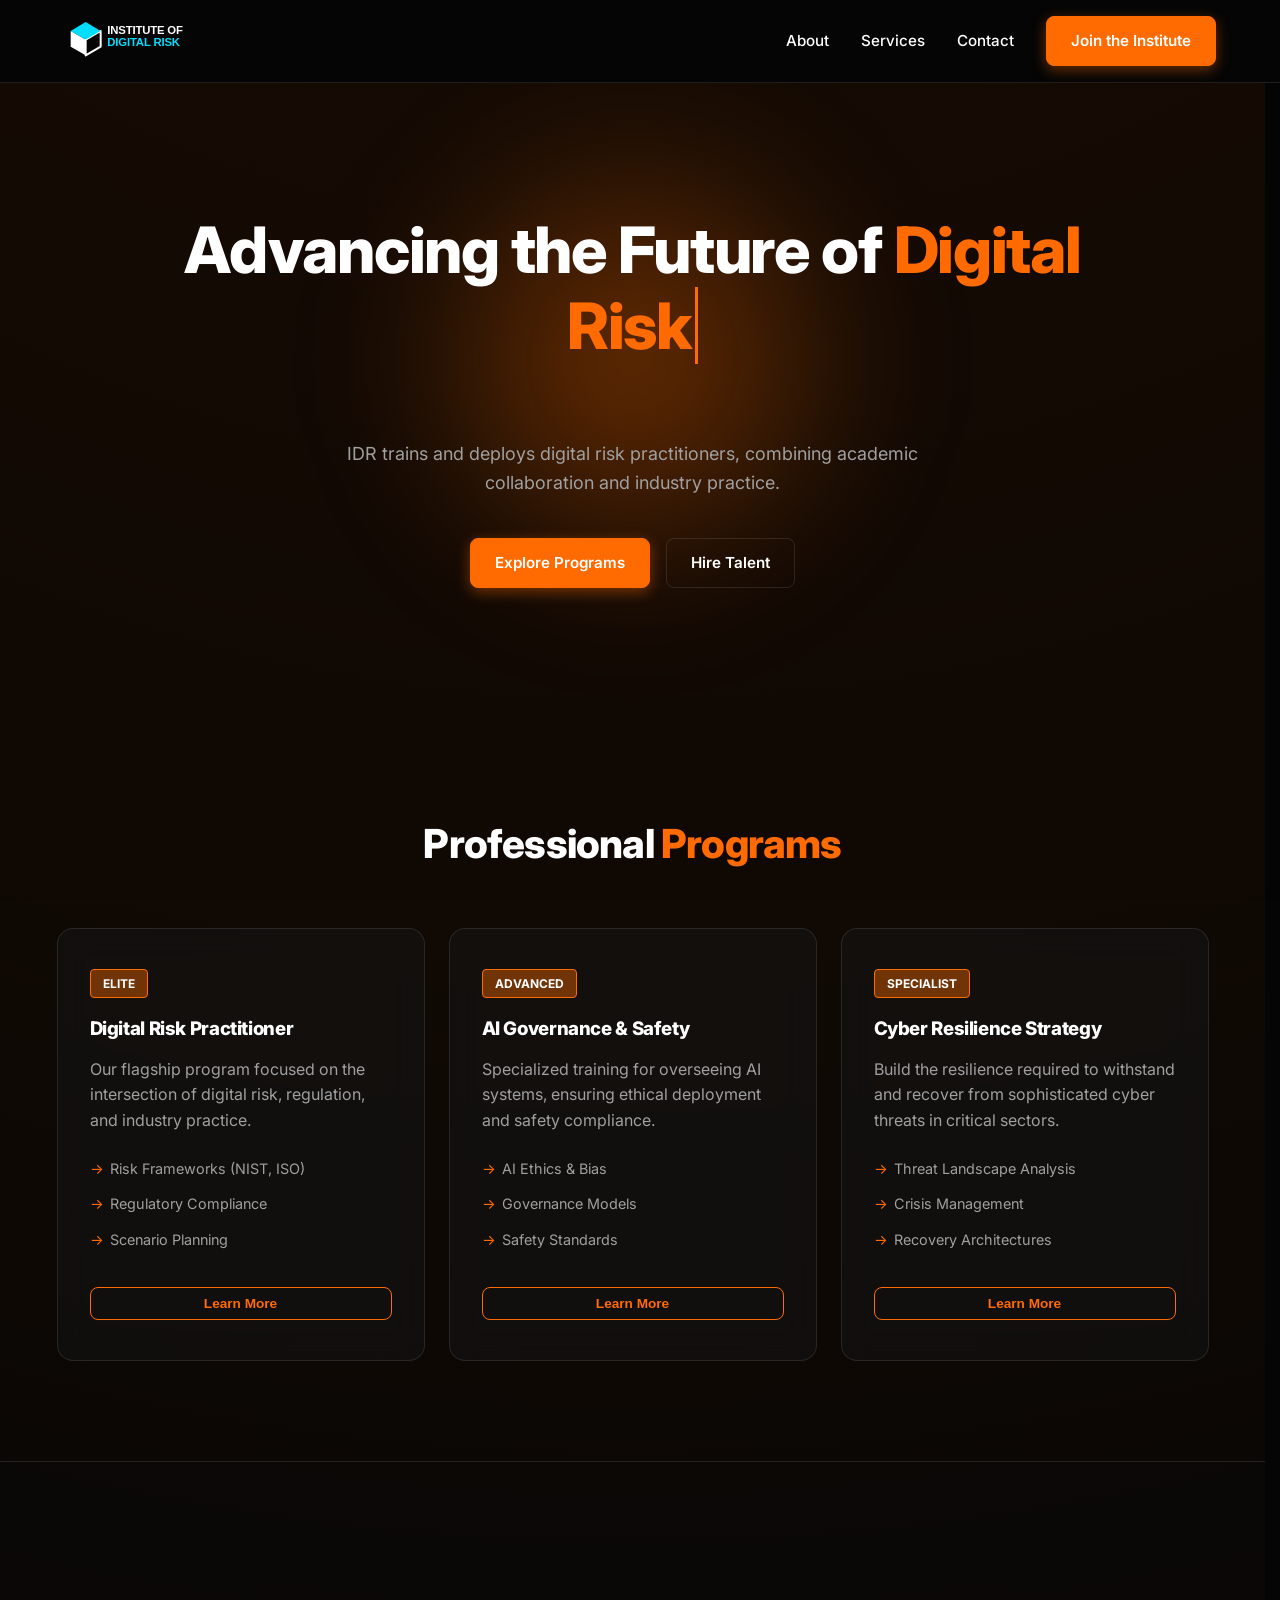
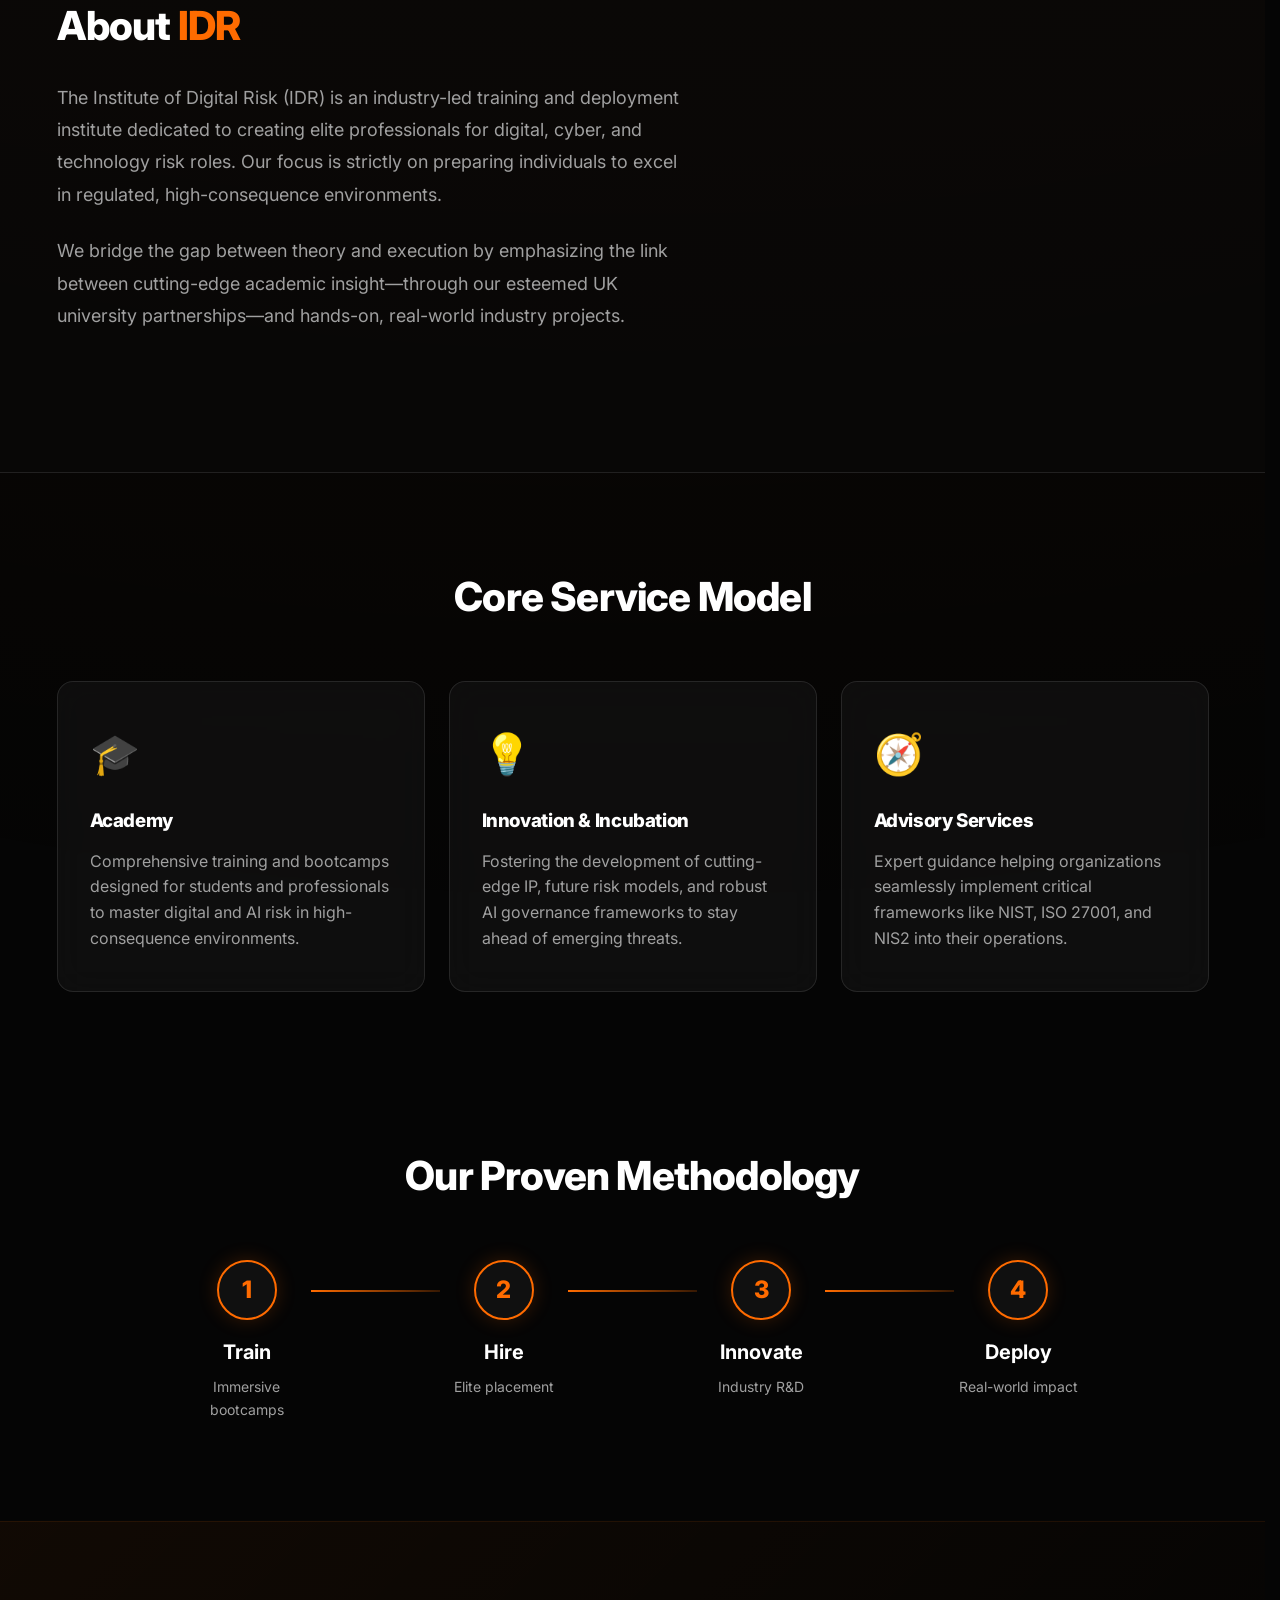
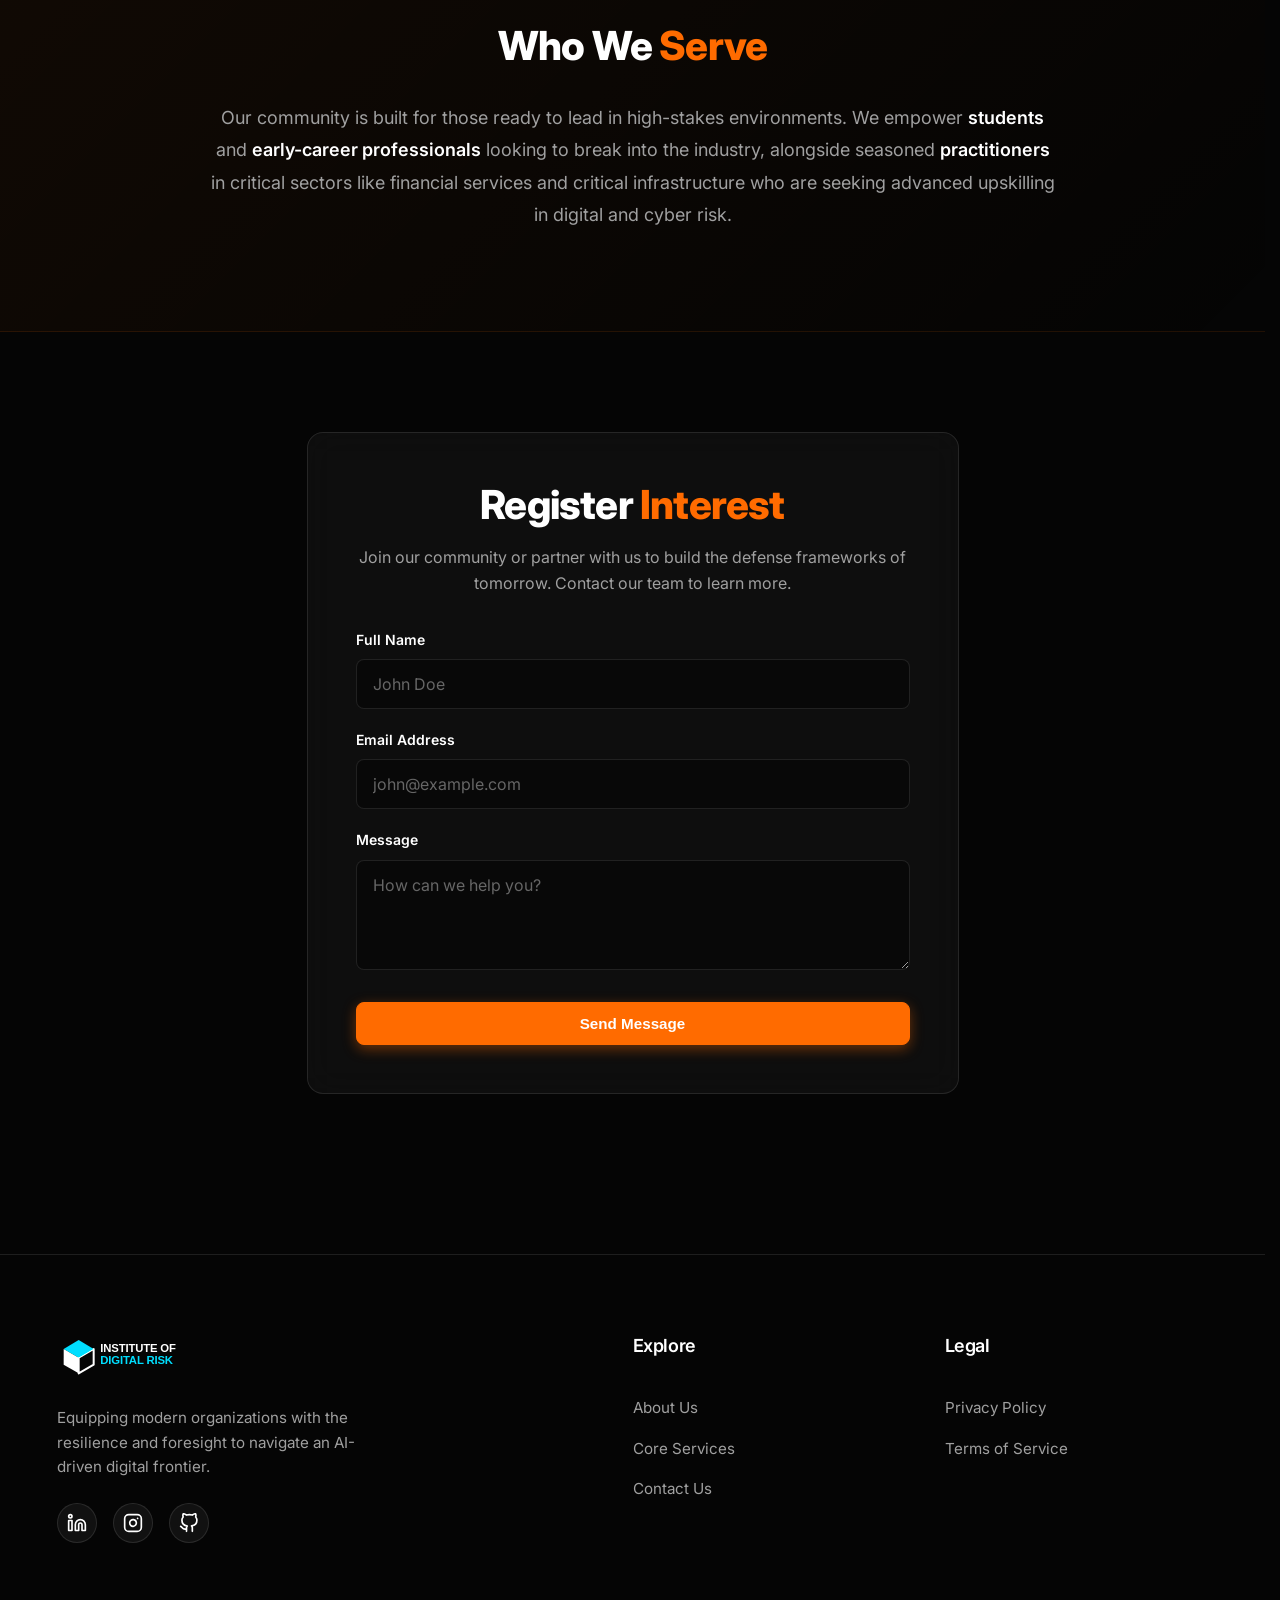
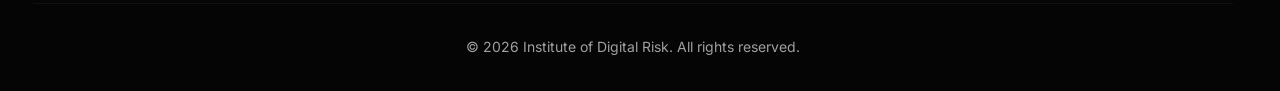
<file: index.html>
<!DOCTYPE html>
<html lang="en">

<head>
    <meta charset="UTF-8">
    <meta name="viewport" content="width=device-width, initial-scale=1.0">
    <title>Institute of Digital Risk (IDR)</title>
    <link rel="preconnect" href="https://fonts.googleapis.com">
    <link rel="preconnect" href="https://fonts.gstatic.com" crossorigin>
    <link href="https://fonts.googleapis.com/css2?family=Inter:wght@400;500;600;800;900&display=swap" rel="stylesheet">
    <link rel="stylesheet" href="styles.css">
    <!-- Favicon handling could go here -->
    <link rel="icon" type="image/svg+xml" href="logo-icon.svg">
</head>
<body>
    <!-- Fullscreen Video Background -->
    <video autoplay loop muted playsinline class="bg-video">
        <source src="bg-video.mp4" type="video/mp4">
    </video>

    <!-- Structured Tech Overlay (Darkens video) -->

    <header class="navbar">
        <nav class="nav-container">
            <a href="#" class="logo-link">
                <!-- Inline SVG to allow CSS manipulation if needed, or img tag -->
                <img src="logo-full.svg" alt="Institute of Digital Risk Logo" class="nav-logo desktop-logo">
                <img src="logo-icon.svg" alt="IDR Icon" class="nav-logo mobile-logo">
            </a>

            <div class="nav-links">
                <a href="#about">About</a>
                <a href="#services">Services</a>
                <a href="#contact">Contact</a>
                <a href="#contact" class="btn btn-primary">Join the Institute</a>
            </div>

            <div class="hamburger">
                <span></span>
                <span></span>
                <span></span>
            </div>
        </nav>
    </header>

    <main>
        <div class="hero">
            <div class="hero-glow"></div>
            <div class="hero-content">

                <h1 class="hero-title">Advancing the Future of <span class="highlight typing-text"></span></h1>
                <p class="hero-subtitle">IDR trains and deploys digital risk practitioners, combining academic
                    collaboration and industry practice.</p>
                <div class="hero-actions">
                    <a href="#training" class="btn btn-primary">Explore Programs</a>
                    <a href="#contact" class="btn btn-secondary">Hire Talent</a>
                </div>
            </div>
        </div>

        <section id="training" class="training-section fade-in">
            <div class="container">
                <h2 class="section-title">Professional <span class="highlight">Programs</span></h2>
                <div class="grid programs-grid">
                    <div class="glass-card program-card">
                        <div class="card-tag">Elite</div>
                        <h3>Digital Risk Practitioner</h3>
                        <p>Our flagship program focused on the intersection of digital risk, regulation, and industry practice.</p>
                        <ul class="program-features">
                            <li>Risk Frameworks (NIST, ISO)</li>
                            <li>Regulatory Compliance</li>
                            <li>Scenario Planning</li>
                        </ul>
                        <button class="btn btn-outline btn-sm learn-more" data-program="digital-risk">Learn More</button>
                    </div>

                    <div class="glass-card program-card">
                        <div class="card-tag">Advanced</div>
                        <h3>AI Governance & Safety</h3>
                        <p>Specialized training for overseeing AI systems, ensuring ethical deployment and safety compliance.</p>
                        <ul class="program-features">
                            <li>AI Ethics & Bias</li>
                            <li>Governance Models</li>
                            <li>Safety Standards</li>
                        </ul>
                        <button class="btn btn-outline btn-sm learn-more" data-program="ai-governance">Learn More</button>
                    </div>

                    <div class="glass-card program-card">
                        <div class="card-tag">Specialist</div>
                        <h3>Cyber Resilience Strategy</h3>
                        <p>Build the resilience required to withstand and recover from sophisticated cyber threats in critical sectors.</p>
                        <ul class="program-features">
                            <li>Threat Landscape Analysis</li>
                            <li>Crisis Management</li>
                            <li>Recovery Architectures</li>
                        </ul>
                        <button class="btn btn-outline btn-sm learn-more" data-program="cyber-resilience">Learn More</button>
                    </div>
                </div>
            </div>
        </section>

        <section id="about" class="about-section fade-in">
            <div class="container about-container">
                <div class="about-content">
                    <h2 class="section-title" style="margin-bottom: 32px;">About <span class="highlight">IDR</span></h2>
                    <p class="about-text">The Institute of Digital Risk (IDR) is an industry-led training and deployment
                        institute dedicated to creating elite professionals for digital, cyber, and technology risk
                        roles. Our focus is strictly on preparing individuals to excel in regulated, high-consequence
                        environments.</p>
                    <p class="about-text">We bridge the gap between theory and execution by emphasizing the link between
                        cutting-edge academic insight—through our esteemed UK university partnerships—and hands-on,
                        real-world industry projects.</p>
                </div>
            </div>
        </section>

        <section id="services" class="features-section">
            <div class="container">
                <h2 class="section-title">Core Service Model</h2>
                <div class="grid features-grid">

                    <div class="glass-card fade-in">
                        <div class="card-icon">🎓</div>
                        <h3>Academy</h3>
                        <p>Comprehensive training and bootcamps designed for students and professionals to master
                            digital and AI risk in high-consequence environments.</p>
                    </div>

                    <div class="glass-card fade-in" style="transition-delay: 0.1s;">
                        <div class="card-icon">💡</div>
                        <h3>Innovation & Incubation</h3>
                        <p>Fostering the development of cutting-edge IP, future risk models, and robust AI governance
                            frameworks to stay ahead of emerging threats.</p>
                    </div>

                    <div class="glass-card fade-in" style="transition-delay: 0.2s;">
                        <div class="card-icon">🧭</div>
                        <h3>Advisory Services</h3>
                        <p>Expert guidance helping organizations seamlessly implement critical frameworks like NIST, ISO
                            27001, and NIS2 into their operations.</p>
                    </div>

                </div>
            </div>
        </section>

        <section class="pipeline-section fade-in">
            <div class="container">
                <h2 class="section-title">Our Proven Methodology</h2>
                <div class="pipeline-container">
                    <div class="pipeline-step">
                        <div class="step-circle">1</div>
                        <h4>Train</h4>
                        <p>Immersive bootcamps</p>
                    </div>
                    <div class="pipeline-connector"></div>
                    <div class="pipeline-step">
                        <div class="step-circle">2</div>
                        <h4>Hire</h4>
                        <p>Elite placement</p>
                    </div>
                    <div class="pipeline-connector"></div>
                    <div class="pipeline-step">
                        <div class="step-circle">3</div>
                        <h4>Innovate</h4>
                        <p>Industry R&D</p>
                    </div>
                    <div class="pipeline-connector"></div>
                    <div class="pipeline-step">
                        <div class="step-circle">4</div>
                        <h4 class="pipeline-step-title">Deploy</h4>
                        <p>Real-world impact</p>
                    </div>
                </div>
            </div>
        </section>

        <section class="community-section fade-in">
            <div class="container community-container">
                <div class="community-content">
                    <h2 class="section-title" style="margin-bottom: 32px;">Who We <span class="highlight">Serve</span>
                    </h2>
                    <p class="community-text">Our community is built for those ready to lead in high-stakes
                        environments. We empower <strong>students</strong> and <strong>early-career
                            professionals</strong> looking to break into the industry, alongside seasoned
                        <strong>practitioners</strong> in critical sectors like financial services and critical
                        infrastructure who are seeking advanced upskilling in digital and cyber risk.
                    </p>
                </div>
            </div>
        </section>

        <section id="contact" class="contact-section">
            <div class="container contact-container">
                <div class="contact-card glass-card fade-in">
                    <h2 class="section-title" style="margin-bottom: 16px;">Register <span
                            class="highlight">Interest</span></h2>
                    <p style="margin-bottom: 32px; color: var(--gray);">Join our community or partner with us to build
                        the defense frameworks of tomorrow. Contact our team to learn more.</p>

                    <form class="contact-form" action="#" method="POST"
                        onsubmit="event.preventDefault(); alert('Thank you for registering your interest!');">
                        <div class="form-group">
                            <label for="name">Full Name</label>
                            <input type="text" id="name" name="name" placeholder="John Doe" required>
                        </div>

                        <div class="form-group">
                            <label for="email">Email Address</label>
                            <input type="email" id="email" name="email" placeholder="john@example.com" required>
                        </div>

                        <div class="form-group">
                            <label for="message">Message</label>
                            <textarea id="message" name="message" rows="4" placeholder="How can we help you?"
                                required></textarea>
                        </div>

                        <button type="submit" class="btn btn-primary form-submit">Send Message</button>
                    </form>
                </div>
            </div>
        </section>
    </main>

    <footer class="footer">
        <div class="container footer-content">
            <div class="footer-column footer-brand">
                <img src="logo-full.svg" alt="IDR Logo" class="footer-logo">
                <p>Equipping modern organizations with the resilience and foresight to navigate an AI-driven digital frontier.</p>
                <div class="social-links">
                    <a href="https://www.linkedin.com/in/avneesh-kumar-jha-443034319/" aria-label="LinkedIn">
                        <svg xmlns="http://www.w3.org/2000/svg" width="20" height="20" viewBox="0 0 24 24" fill="none" stroke="currentColor" stroke-width="2" stroke-linecap="round" stroke-linejoin="round"><path d="M16 8a6 6 0 0 1 6 6v7h-4v-7a2 2 0 0 0-2-2 2 2 0 0 0-2 2v7h-4v-7a6 6 0 0 1 6-6z"></path><rect x="2" y="9" width="4" height="12"></rect><circle cx="4" cy="4" r="2"></circle></svg>
                    </a>
                    <a href="https://www.instagram.com/its_avneesh_15/" aria-label="Instagram">
                        <svg xmlns="http://www.w3.org/2000/svg" width="20" height="20" viewBox="0 0 24 24" fill="none" stroke="currentColor" stroke-width="2" stroke-linecap="round" stroke-linejoin="round"><rect x="2" y="2" width="20" height="20" rx="5" ry="5"></rect><path d="M16 11.37A4 4 0 1 1 12.63 8 4 4 0 0 1 16 11.37z"></path><line x1="17.5" y1="6.5" x2="17.51" y2="6.5"></line></svg>
                    </a>
                    <a href="https://github.com/TechNinja15" aria-label="GitHub">
                        <svg xmlns="http://www.w3.org/2000/svg" width="20" height="20" viewBox="0 0 24 24" fill="none" stroke="currentColor" stroke-width="2" stroke-linecap="round" stroke-linejoin="round"><path d="M9 19c-5 1.5-5-2.5-7-3m14 6v-3.87a3.37 3.37 0 0 0-.94-2.61c3.14-.35 6.44-1.54 6.44-7A5.44 5.44 0 0 0 20 4.77 5.07 5.07 0 0 0 19.91 1S18.73.65 16 2.48a13.38 13.38 0 0 0-7 0C6.27.65 5.09 1 5.09 1A5.07 5.07 0 0 0 5 4.77a5.44 5.44 0 0 0-1.5 3.78c0 5.42 3.3 6.61 6.44 7A3.37 3.37 0 0 0 9 18.13V22"></path></svg>
                    </a>
                </div>
            </div>
            
            <div class="footer-column footer-links">
                <h3>Explore</h3>
                <a href="#about">About Us</a>
                <a href="#services">Core Services</a>
                <a href="#contact">Contact Us</a>
            </div>

            <div class="footer-column footer-links">
                <h3>Legal</h3>
                <a href="privacy.html">Privacy Policy</a>
                <a href="terms.html">Terms of Service</a>
            </div>
        </div>
        
        <div class="container footer-bottom">
            <p>&copy; 2026 Institute of Digital Risk. All rights reserved.</p>
        </div>
    </footer>

    <!-- Program Detail Modal -->
    <div id="programModal" class="modal">
        <div class="modal-content glass-card">
            <span class="close-modal">&times;</span>
            <div id="modalBody">
                <!-- Content will be injected by JS -->
            </div>
        </div>
    </div>

    <script>
        // Simple script for mobile menu and reveal animations
        const hamburger = document.querySelector('.hamburger');
        const navLinks = document.querySelector('.nav-links');

        hamburger.addEventListener('click', () => {
            navLinks.classList.toggle('active');
            hamburger.classList.toggle('active');
        });

        const observerOptions = {
            threshold: 0.15,
            rootMargin: "0px 0px -50px 0px"
        };

        const observer = new IntersectionObserver((entries) => {
            entries.forEach(entry => {
                if (entry.isIntersecting) {
                    entry.target.classList.add('visible');
                }
            });
        }, observerOptions);

        document.querySelectorAll('.fade-in').forEach(element => {
            observer.observe(element);
        });

        // Video Hand-off Logic (Glide & Lock)
        const bgVideo = document.querySelector('.bg-video');
        const aboutSection = document.getElementById('about');
        const servicesSection = document.getElementById('services');
        
        let isTransitioning = false;

        window.addEventListener('scroll', () => {
            const scrollY = window.scrollY;
            const viewportHeight = window.innerHeight;
            const aboutTop = aboutSection.offsetTop;
            const servicesTop = servicesSection.offsetTop;

            // Thresholds
            const startDock = aboutTop - viewportHeight * 0.6;
            const endAbout = servicesTop - viewportHeight * 0.2;

            // 1. HOME STATE
            if (scrollY < startDock) {
                if (bgVideo.classList.contains('docked')) {
                    // Return to body for fullscreen fixed
                    bgVideo.classList.remove('docked', 'locked');
                    document.body.prepend(bgVideo);
                }
                bgVideo.classList.remove('hidden');
            } 
            // 2. DOCKING / LOCKED STATE
            else if (scrollY < endAbout) {
                if (!bgVideo.classList.contains('docked') && !isTransitioning) {
                    isTransitioning = true;
                    // Start Glide
                    bgVideo.classList.add('docked');
                    
                    // After glide transition (800ms), lock to section
                    setTimeout(() => {
                        if (bgVideo.classList.contains('docked')) {
                            bgVideo.classList.add('locked');
                            aboutSection.appendChild(bgVideo);
                        }
                        isTransitioning = false;
                    }, 800);
                }
                bgVideo.classList.remove('hidden');
            }
            // 3. PAST ABOUT
            else {
                bgVideo.classList.add('hidden');
            }
        });

        // Typing Effect for Hero
        const typingSpan = document.querySelector('.typing-text');
        const textArray = ["Digital Risk", "AI Governance", "Cyber Resilience", "Innovation"];
        let textIndex = 0;
        let charIndex = 0;
        let isDeleting = false;

        function typeEffect() {
            const currentText = textArray[textIndex];
            
            if (isDeleting) {
                typingSpan.textContent = currentText.substring(0, charIndex - 1);
                charIndex--;
            } else {
                typingSpan.textContent = currentText.substring(0, charIndex + 1);
                charIndex++;
            }

            let typeSpeed = isDeleting ? 50 : 100;

            if (!isDeleting && charIndex === currentText.length) {
                typeSpeed = 2000; // Pause at end of word
                isDeleting = true;
            } else if (isDeleting && charIndex === 0) {
                isDeleting = false;
                textIndex = (textIndex + 1) % textArray.length;
                typeSpeed = 500; // Pause before typing new word
            }

            setTimeout(typeEffect, typeSpeed);
        }

        // Program Modal Logic
        const modalData = {
            'digital-risk': {
                title: 'Digital Risk Practitioner',
                tag: 'Elite',
                description: 'The Digital Risk Practitioner program is designed for professionals who need to navigate the complex landscape of technology-driven risk in regulated environments. This intensive path focuses on practical application of global frameworks.',
                features: [
                    'Mastery of NIST and ISO 27001 risk management frameworks.',
                    'Deep dive into regulatory requirements for financial and critical infrastructure.',
                    'Advanced scenario modeling and impact assessment techniques.',
                    'Direct mentorship from industry-leading risk practitioners.'
                ]
            },
            'ai-governance': {
                title: 'AI Governance & Safety',
                tag: 'Advanced',
                description: 'As AI systems become central to business operations, the need for robust governance is paramount. This program equips you with the tools to ensure AI models are ethical, safe, and compliant with emerging global standards.',
                features: [
                    'Ethical AI design principles and bias mitigation strategies.',
                    'Implementing AI safety guardrails and monitoring systems.',
                    'Understanding the EU AI Act and other global regulatory frameworks.',
                    'Governance structures for enterprise-wide AI deployment.'
                ]
            },
            'cyber-resilience': {
                title: 'Cyber Resilience Strategy',
                tag: 'Specialist',
                description: 'Cyber resilience goes beyond mere defense; it is about the ability of an organization to continue operating despite sophisticated attacks. This specialist path focus on building "antifragile" systems and processes.',
                features: [
                    'Advanced threat hunting and landscape analysis.',
                    'Crisis management and communication in high-stakes environments.',
                    'Designing recovery architectures that minimize downtime.',
                    'Business continuity planning for digital-first enterprises.'
                ]
            }
        };

        const modal = document.getElementById('programModal');
        const modalBody = document.getElementById('modalBody');
        const closeModal = document.querySelector('.close-modal');

        document.querySelectorAll('.learn-more').forEach(button => {
            button.addEventListener('click', () => {
                const programId = button.getAttribute('data-program');
                const data = modalData[programId];
                
                if (data) {
                    modalBody.innerHTML = `
                        <div class="modal-body-header">
                            <div class="card-tag">${data.tag}</div>
                            <h2 class="section-title">${data.title}</h2>
                        </div>
                        <div class="modal-body-content">
                            <p>${data.description}</p>
                            <div class="modal-features-list">
                                <h4>Key Learning Modules:</h4>
                                <ul class="program-features">
                                    ${data.features.map(f => `<li>${f}</li>`).join('')}
                                </ul>
                            </div>
                            <a href="#contact" class="btn btn-primary" style="width: 100%; margin-top: 32px;" onclick="document.getElementById('programModal').style.display='none'">Enroll Now</a>
                        </div>
                    `;
                    modal.style.display = 'flex';
                    document.body.style.overflow = 'hidden'; // Prevent scroll
                }
            });
        });

        closeModal.addEventListener('click', () => {
            modal.style.display = 'none';
            document.body.style.overflow = 'auto';
        });

        window.addEventListener('click', (event) => {
            if (event.target == modal) {
                modal.style.display = 'none';
                document.body.style.overflow = 'auto';
            }
        });

        // Add a cursor element dynamically if needed, or rely on CSS border
        setTimeout(typeEffect, 1000);
    </script>
</body>

</html>
</file>
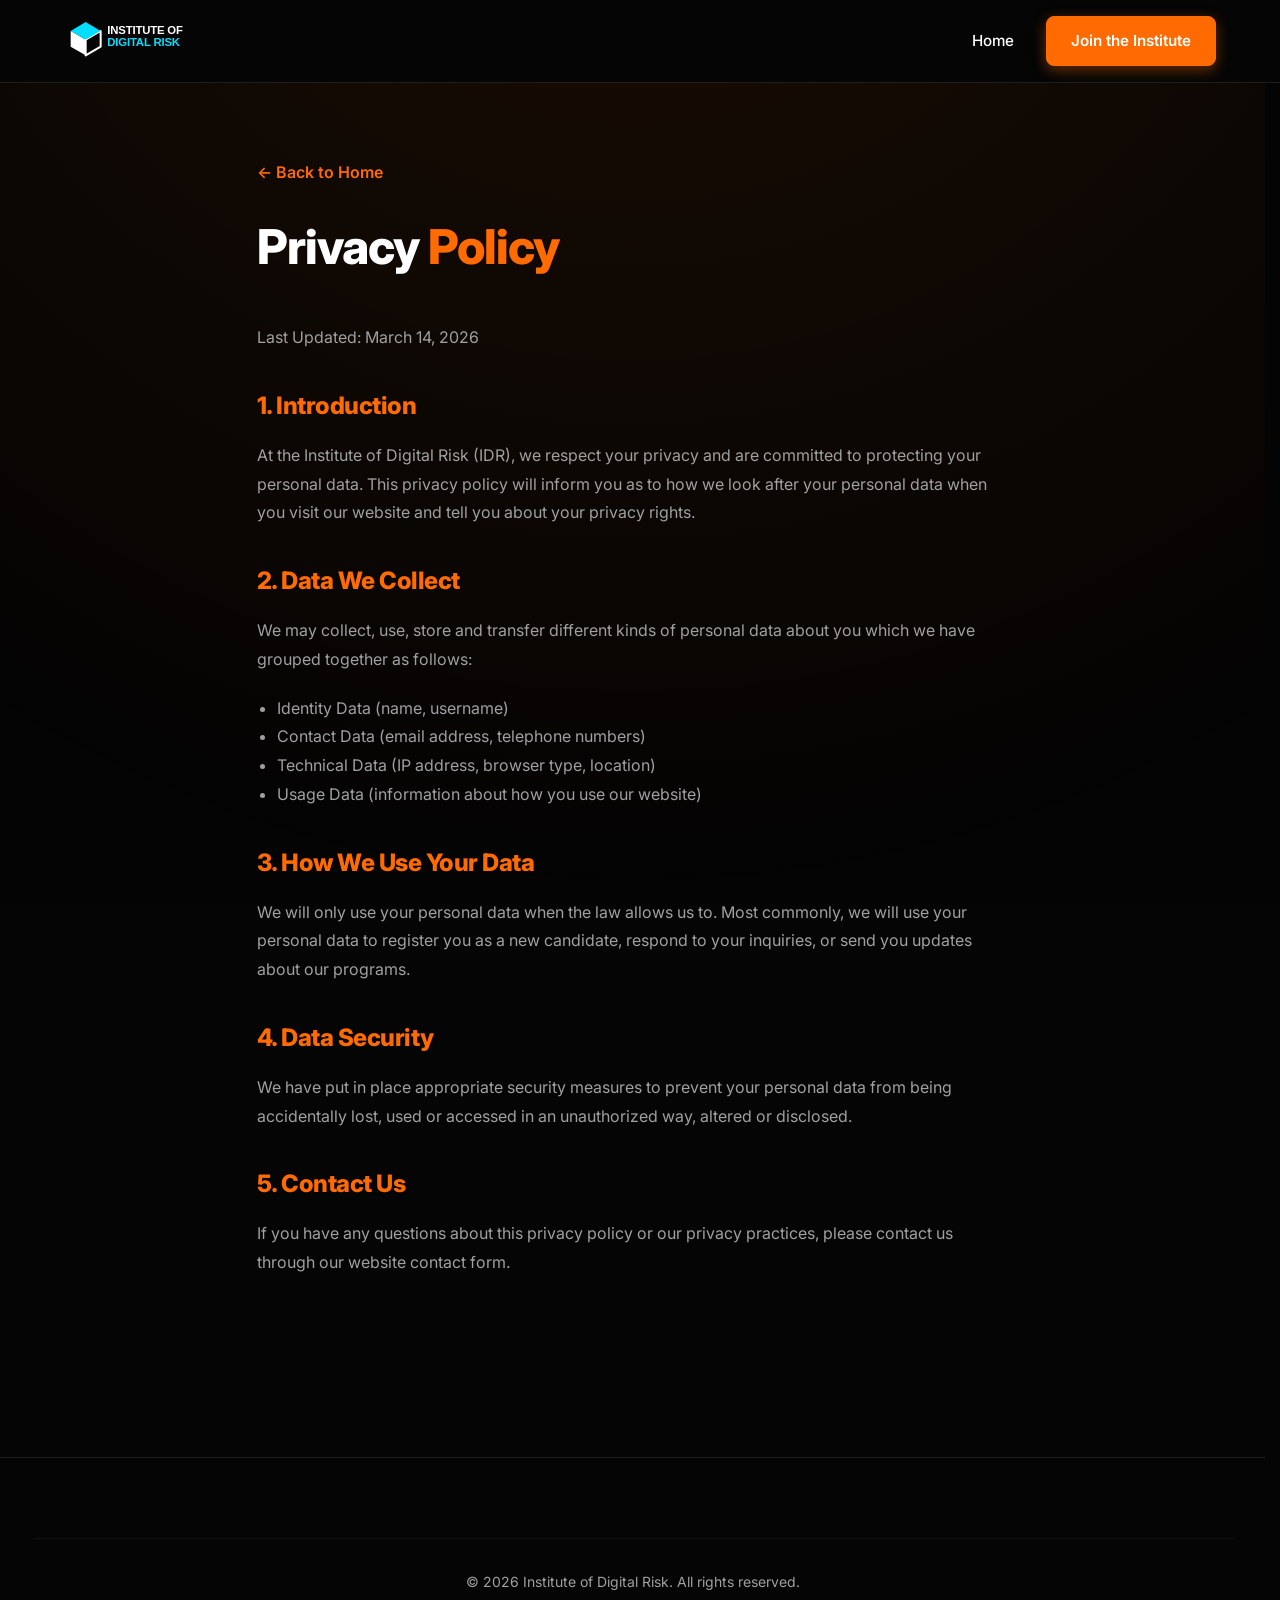
<file: privacy.html>
<!DOCTYPE html>
<html lang="en">
<head>
    <meta charset="UTF-8">
    <meta name="viewport" content="width=device-width, initial-scale=1.0">
    <title>Privacy Policy - Institute of Digital Risk (IDR)</title>
    <link rel="preconnect" href="https://fonts.googleapis.com">
    <link rel="preconnect" href="https://fonts.gstatic.com" crossorigin>
    <link href="https://fonts.googleapis.com/css2?family=Inter:wght@400;500;600;800;900&display=swap" rel="stylesheet">
    <link rel="stylesheet" href="styles.css">
    <link rel="icon" type="image/svg+xml" href="logo-icon.svg">
    <style>
        .legal-content {
            padding: 160px 24px 100px;
            max-width: 800px;
            margin: 0 auto;
        }
        .legal-content h1 {
            font-size: 3rem;
            margin-bottom: 48px;
            color: var(--white);
        }
        .legal-content h2 {
            font-size: 1.5rem;
            margin-top: 40px;
            margin-bottom: 20px;
            color: var(--orange);
        }
        .legal-content p {
            margin-bottom: 20px;
            line-height: 1.8;
            color: var(--gray);
        }
        .back-link {
            display: inline-flex;
            align-items: center;
            gap: 8px;
            color: var(--orange);
            text-decoration: none;
            font-weight: 600;
            margin-bottom: 32px;
            transition: transform 0.2s;
        }
        .back-link:hover {
            transform: translateX(-4px);
        }
    </style>
</head>
<body>
    <header class="navbar">
        <nav class="nav-container">
            <a href="index.html" class="logo-link">
                <img src="logo-full.svg" alt="Institute of Digital Risk Logo" class="nav-logo desktop-logo">
                <img src="logo-icon.svg" alt="IDR Icon" class="nav-logo mobile-logo">
            </a>
            <div class="nav-links">
                <a href="index.html">Home</a>
                <a href="index.html#contact" class="btn btn-primary">Join the Institute</a>
            </div>
        </nav>
    </header>

    <main class="legal-content">
        <a href="index.html" class="back-link">← Back to Home</a>
        <h1>Privacy <span class="highlight">Policy</span></h1>
        
        <p>Last Updated: March 14, 2026</p>

        <section>
            <h2>1. Introduction</h2>
            <p>At the Institute of Digital Risk (IDR), we respect your privacy and are committed to protecting your personal data. This privacy policy will inform you as to how we look after your personal data when you visit our website and tell you about your privacy rights.</p>
        </section>

        <section>
            <h2>2. Data We Collect</h2>
            <p>We may collect, use, store and transfer different kinds of personal data about you which we have grouped together as follows:</p>
            <ul style="color: var(--gray); line-height: 1.8; margin-left: 20px; margin-bottom: 20px;">
                <li>Identity Data (name, username)</li>
                <li>Contact Data (email address, telephone numbers)</li>
                <li>Technical Data (IP address, browser type, location)</li>
                <li>Usage Data (information about how you use our website)</li>
            </ul>
        </section>

        <section>
            <h2>3. How We Use Your Data</h2>
            <p>We will only use your personal data when the law allows us to. Most commonly, we will use your personal data to register you as a new candidate, respond to your inquiries, or send you updates about our programs.</p>
        </section>

        <section>
            <h2>4. Data Security</h2>
            <p>We have put in place appropriate security measures to prevent your personal data from being accidentally lost, used or accessed in an unauthorized way, altered or disclosed.</p>
        </section>

        <section>
            <h2>5. Contact Us</h2>
            <p>If you have any questions about this privacy policy or our privacy practices, please contact us through our website contact form.</p>
        </section>
    </main>

    <footer class="footer">
        <div class="container footer-bottom">
            <p>&copy; 2026 Institute of Digital Risk. All rights reserved.</p>
        </div>
    </footer>
</body>
</html>
</file>
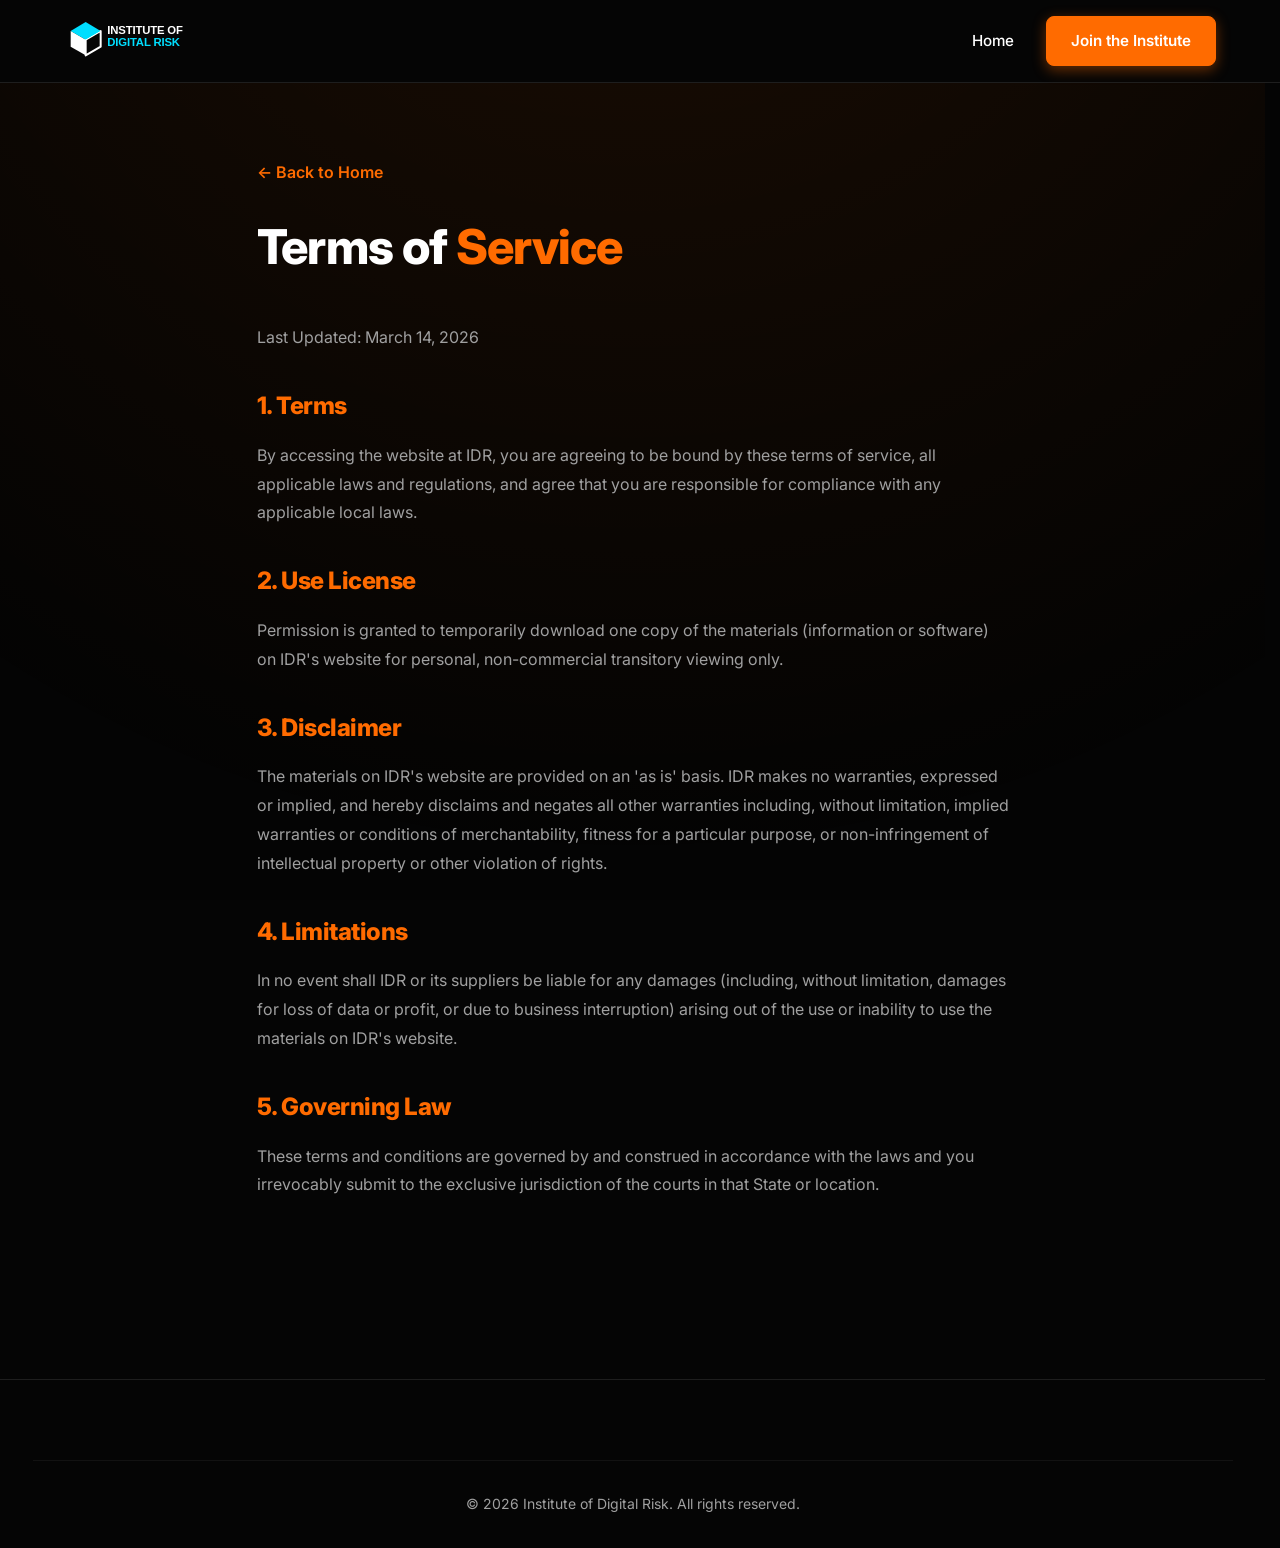
<file: terms.html>
<!DOCTYPE html>
<html lang="en">
<head>
    <meta charset="UTF-8">
    <meta name="viewport" content="width=device-width, initial-scale=1.0">
    <title>Terms of Service - Institute of Digital Risk (IDR)</title>
    <link rel="preconnect" href="https://fonts.googleapis.com">
    <link rel="preconnect" href="https://fonts.gstatic.com" crossorigin>
    <link href="https://fonts.googleapis.com/css2?family=Inter:wght@400;500;600;800;900&display=swap" rel="stylesheet">
    <link rel="stylesheet" href="styles.css">
    <link rel="icon" type="image/svg+xml" href="logo-icon.svg">
    <style>
        .legal-content {
            padding: 160px 24px 100px;
            max-width: 800px;
            margin: 0 auto;
        }
        .legal-content h1 {
            font-size: 3rem;
            margin-bottom: 48px;
            color: var(--white);
        }
        .legal-content h2 {
            font-size: 1.5rem;
            margin-top: 40px;
            margin-bottom: 20px;
            color: var(--orange);
        }
        .legal-content p {
            margin-bottom: 20px;
            line-height: 1.8;
            color: var(--gray);
        }
        .back-link {
            display: inline-flex;
            align-items: center;
            gap: 8px;
            color: var(--orange);
            text-decoration: none;
            font-weight: 600;
            margin-bottom: 32px;
            transition: transform 0.2s;
        }
        .back-link:hover {
            transform: translateX(-4px);
        }
    </style>
</head>
<body>
    <header class="navbar">
        <nav class="nav-container">
            <a href="index.html" class="logo-link">
                <img src="logo-full.svg" alt="Institute of Digital Risk Logo" class="nav-logo desktop-logo">
                <img src="logo-icon.svg" alt="IDR Icon" class="nav-logo mobile-logo">
            </a>
            <div class="nav-links">
                <a href="index.html">Home</a>
                <a href="index.html#contact" class="btn btn-primary">Join the Institute</a>
            </div>
        </nav>
    </header>

    <main class="legal-content">
        <a href="index.html" class="back-link">← Back to Home</a>
        <h1>Terms of <span class="highlight">Service</span></h1>
        
        <p>Last Updated: March 14, 2026</p>

        <section>
            <h2>1. Terms</h2>
            <p>By accessing the website at IDR, you are agreeing to be bound by these terms of service, all applicable laws and regulations, and agree that you are responsible for compliance with any applicable local laws.</p>
        </section>

        <section>
            <h2>2. Use License</h2>
            <p>Permission is granted to temporarily download one copy of the materials (information or software) on IDR's website for personal, non-commercial transitory viewing only.</p>
        </section>

        <section>
            <h2>3. Disclaimer</h2>
            <p>The materials on IDR's website are provided on an 'as is' basis. IDR makes no warranties, expressed or implied, and hereby disclaims and negates all other warranties including, without limitation, implied warranties or conditions of merchantability, fitness for a particular purpose, or non-infringement of intellectual property or other violation of rights.</p>
        </section>

        <section>
            <h2>4. Limitations</h2>
            <p>In no event shall IDR or its suppliers be liable for any damages (including, without limitation, damages for loss of data or profit, or due to business interruption) arising out of the use or inability to use the materials on IDR's website.</p>
        </section>

        <section>
            <h2>5. Governing Law</h2>
            <p>These terms and conditions are governed by and construed in accordance with the laws and you irrevocably submit to the exclusive jurisdiction of the courts in that State or location.</p>
        </section>
    </main>

    <footer class="footer">
        <div class="container footer-bottom">
            <p>&copy; 2026 Institute of Digital Risk. All rights reserved.</p>
        </div>
    </footer>
</body>
</html>
</file>
<file: styles.css>
:root {
    --orange: #FF6B00;
    --orange-glow: rgba(255, 107, 0, 0.4);
    --black: #050505;
    --surface: #101010;
    --white: #FFFFFF;
    --gray: #A0A0A0;
    --border: rgba(255, 255, 255, 0.1);
}

* {
    box-sizing: border-box;
    margin: 0;
    padding: 0;
}

html {
    scroll-behavior: smooth;
    scrollbar-gutter: stable;
}

body {
    background-color: var(--black);
    color: var(--white);
    font-family: 'Inter', -apple-system, sans-serif;
    line-height: 1.6;
    overflow-x: hidden;
    position: relative;
}

/* Background Video Styling */
.bg-video {
    position: fixed;
    top: 50%;
    left: 50%;
    transform: translate(-50%, -50%);
    width: 100vw;
    height: 100vh;
    z-index: -4;
    object-fit: cover;
    filter: brightness(0.7); /* Slightly dim the video */
    transition: all 0.8s cubic-bezier(0.25, 0.8, 0.25, 1); /* Add smooth transition */
}

/* Docked Video - Initial Glide Phase (Fixed over viewport) */
.bg-video.docked {
    position: fixed;
    top: 50%;
    left: auto; /* Explicitly reset from hero center state */
    right: 8%; /* Increased breath from the edge */
    width: 440px;
    height: 247px;
    border-radius: 16px;
    transform: translateY(-50%);
    z-index: 100;
    box-shadow: 0 10px 40px rgba(0, 0, 0, 0.8);
    border: 1px solid var(--border);
    transition: all 0.8s cubic-bezier(0.25, 1, 0.5, 1);
    filter: brightness(1);
    pointer-events: none;
}

/* Locked Phase - Fixed to the About Section (Absolute) */
.bg-video.locked {
    position: absolute;
    top: 50%;
    left: auto; /* Explicitly reset */
    right: 8%; /* Increased breath from the edge */
    transform: translateY(-50%);
    transition: none; /* Disable transition once locked to prevent jitter */
}

.bg-video.hidden {
    opacity: 0;
    transition: opacity 0.4s ease;
}

/* Overlay to ensure text readability over the video */
body::after {
    content: "";
    position: fixed;
    top: 0;
    left: 0;
    right: 0;
    bottom: 0;
    background: rgba(5, 5, 5, 0.75); /* Darken the image so text remains legible */
    z-index: -3;
    pointer-events: none;
}

body::before {
    content: "";
    position: absolute;
    top: 0;
    left: 0;
    right: 0;
    bottom: 0;
    background: radial-gradient(circle at 50% -20%, rgba(255, 107, 0, 0.1), transparent 60%);
    pointer-events: none;
    z-index: -2;
}

.container {
    max-width: 1200px;
    margin: 0 auto;
    padding: 0 24px;
}

/* Typography */
h1,
h2,
h3 {
    font-weight: 800;
    line-height: 1.2;
    margin-bottom: 16px;
    letter-spacing: -0.02em;
}

p {
    color: var(--gray);
}

.highlight {
    color: var(--orange);
}

/* Navigation */
.navbar {
    position: fixed;
    top: 0;
    width: 100%;
    z-index: 100;
    background: var(--black);
    border-bottom: 1px solid var(--border);
}

.nav-container {
    display: flex;
    justify-content: space-between;
    align-items: center;
    max-width: 1200px;
    margin: 0 auto;
    padding: 16px 24px;
}

.nav-logo {
    height: 40px;
}

/* Logo inversion logic since the logo was designed with black text! Wait, the svg has black text! We need to invert it for dark mode or just use a white border / color! */
/* In styles.css, let's invert the logo colors via filter if it contains black */
.desktop-logo,
.mobile-logo {
    filter: invert(1) brightness(1.5);
}

.mobile-logo {
    display: none;
}

.nav-links {
    display: flex;
    align-items: center;
    gap: 32px;
}

.nav-links a:not(.btn) {
    color: var(--white);
    text-decoration: none;
    font-size: 0.95rem;
    font-weight: 500;
    transition: color 0.2s;
}

.nav-links a:not(.btn):hover {
    color: var(--orange);
}

.hamburger {
    display: none;
    flex-direction: column;
    gap: 6px;
    cursor: pointer;
}

.hamburger span {
    width: 28px;
    height: 2px;
    background-color: var(--white);
    transition: 0.3s;
}

/* Buttons */
.btn {
    display: inline-flex;
    align-items: center;
    justify-content: center;
    padding: 12px 24px;
    border-radius: 8px;
    font-weight: 600;
    text-decoration: none;
    transition: all 0.3s ease;
    cursor: pointer;
    font-size: 0.95rem;
}

.btn-primary {
    background-color: var(--orange);
    color: #fff !important;
    /* Force white over invert filter rules if any */
    border: 1px solid var(--orange);
    box-shadow: 0 4px 14px var(--orange-glow);
}

.btn-primary:hover {
    transform: translateY(-2px);
    box-shadow: 0 6px 20px rgba(255, 107, 0, 0.6);
}

.btn-secondary {
    background-color: transparent;
    color: var(--white);
    border: 1px solid var(--border);
}

.btn-secondary:hover {
    background-color: rgba(255, 255, 255, 0.05);
    border-color: rgba(255, 255, 255, 0.3);
}

/* Hero Section */
.hero {
    position: relative;
    padding: 180px 24px 100px;
    text-align: center;
    min-height: 80vh;
    display: flex;
    flex-direction: column;
    align-items: center;
    justify-content: center;
}

.hero-glow {
    position: absolute;
    top: 50%;
    left: 50%;
    transform: translate(-50%, -50%);
    width: 600px;
    height: 600px;
    background: radial-gradient(circle, var(--orange-glow) 0%, transparent 60%);
    z-index: -1;
    filter: blur(60px);
    animation: pulse 6s infinite alternate ease-in-out;
}

@keyframes pulse {
    0% {
        transform: translate(-50%, -50%) scale(1);
        opacity: 0.6;
    }

    100% {
        transform: translate(-50%, -50%) scale(1.1);
        opacity: 1;
    }
}

.badge {
    display: inline-block;
    padding: 6px 16px;
    background: rgba(255, 255, 255, 0.05);
    border: 1px solid var(--border);
    border-radius: 20px;
    font-size: 0.85rem;
    font-weight: 600;
    color: var(--orange);
    margin-bottom: 24px;
    text-transform: uppercase;
    letter-spacing: 0.05em;
}

.hero-title {
    font-size: clamp(3rem, 5vw, 4.5rem);
    max-width: 900px;
    margin: 0 auto 24px;
    min-height: 3.2em; /* Increased to accommodate extra lines on some screens */
}

.hero-subtitle {
    font-size: 1.125rem;
    max-width: 600px;
    margin: 0 auto 40px;
}

.hero-actions {
    display: flex;
    gap: 16px;
    justify-content: center;
}

/* Glass Card Components */
.glass-card {
    background: rgba(20, 20, 20, 0.6);
    backdrop-filter: blur(16px);
    border: 1px solid var(--border);
    border-radius: 16px;
    padding: 40px 32px;
    transition: transform 0.4s cubic-bezier(0.16, 1, 0.3, 1), border-color 0.4s ease, box-shadow 0.4s ease;
    backface-visibility: hidden; /* Prevent jitter on some browsers */
}

/* Specific hover for program cards to avoid conflict with modal centering */
.program-card:hover {
    transform: translateY(-8px);
    border-color: rgba(255, 107, 0, 0.5);
    box-shadow: 0 12px 40px rgba(0, 0, 0, 0.5), inset 0 0 0 1px rgba(255, 107, 0, 0.1);
}

.card-icon {
    font-size: 2.5rem;
    margin-bottom: 24px;
}

/* About Section */
.about-section {
    padding: 140px 24px;
    background: rgba(10, 10, 10, 0.4);
    border-top: 1px solid var(--border);
    border-bottom: 1px solid var(--border);
    position: relative;
    z-index: 5;
}

.about-container {
    max-width: 1200px;
    display: flex;
    align-items: center;
    text-align: left;
}

.about-content {
    max-width: 55%;
}

.about-section .section-title {
    text-align: left;
}

.about-text {
    font-size: 1.125rem;
    margin-bottom: 24px;
    line-height: 1.8;
}

.about-text:last-child {
    margin-bottom: 0;
}

/* Sections */
.features-section {
    padding: 100px 0;
}

.section-title {
    font-size: 2.5rem;
    text-align: center;
    margin-bottom: 60px;
}

.grid {
    display: grid;
    gap: 24px;
}

.features-grid {
    grid-template-columns: repeat(auto-fit, minmax(300px, 1fr));
}

/* Training / Programs Section */
.training-section {
    padding: 100px 0;
    position: relative;
    overflow: hidden;
}

.programs-grid {
    grid-template-columns: repeat(auto-fit, minmax(320px, 1fr));
}

.program-card {
    position: relative;
    display: flex;
    flex-direction: column;
    height: 100%;
}

.card-tag {
    display: inline-block;
    padding: 4px 12px;
    background: var(--orange-glow);
    border: 1px solid var(--orange);
    border-radius: 4px;
    font-size: 0.75rem;
    font-weight: 700;
    color: var(--white);
    width: fit-content;
    margin-bottom: 20px;
    text-transform: uppercase;
}

.program-features {
    list-style: none;
    margin: 24px 0;
    flex-grow: 1;
}

.program-features li {
    font-size: 0.9rem;
    color: var(--gray);
    margin-bottom: 12px;
    padding-left: 20px;
    position: relative;
}

.program-features li::before {
    content: "→";
    position: absolute;
    left: 0;
    color: var(--orange);
}

/* Modal Styling */
.modal {
    display: none;
    position: fixed;
    z-index: 1000;
    left: 0;
    top: 0;
    width: 100%;
    height: 100%;
    background-color: rgba(5, 5, 5, 0.9);
    backdrop-filter: blur(10px);
    /* Use flex for robust centering */
    align-items: center;
    justify-content: center;
    padding: 24px;
}

.modal-content {
    position: relative;
    width: 100%;
    max-width: 600px;
    padding: 60px 40px;
    max-height: 90vh;
    overflow-y: auto;
    /* Reset transform to avoid conflict with glass-card base if any */
    transform: none; 
}

/* Hover effect specifically for modal content to avoid centering jump */
.modal-content:hover {
    transform: translateY(-4px); /* Subtle shift for modal if desired */
    border-color: rgba(255, 107, 0, 0.5);
}

.close-modal {
    position: absolute;
    top: 24px;
    right: 32px;
    color: var(--white);
    font-size: 32px;
    font-weight: 300;
    cursor: pointer;
    transition: color 0.3s;
}

.close-modal:hover {
    color: var(--orange);
}

.modal-body-header {
    text-align: center;
    margin-bottom: 32px;
}

.modal-body-content p {
    margin-bottom: 20px;
    line-height: 1.8;
}

.modal-features-list {
    margin: 24px 0;
}

.modal-features-list h4 {
    margin-bottom: 16px;
    color: var(--white);
}

/* Extra Button Styles */
.btn-sm {
    padding: 8px 16px;
    font-size: 0.85rem;
}

.btn-outline {
    background: transparent;
    border: 1px solid var(--orange);
    color: var(--orange);
}

.btn-outline:hover {
    background: var(--orange);
    color: var(--white) !important;
}

/* Pipeline Section */
.pipeline-section {
    padding: 60px 24px 100px;
}

.pipeline-container {
    display: flex;
    justify-content: space-between;
    align-items: flex-start;
    position: relative;
    max-width: 900px;
    margin: 0 auto;
}

.pipeline-step {
    flex: 1;
    text-align: center;
    position: relative;
    z-index: 2;
}

.step-circle {
    width: 60px;
    height: 60px;
    background: var(--surface);
    border: 2px solid var(--orange);
    border-radius: 50%;
    display: flex;
    align-items: center;
    justify-content: center;
    font-size: 1.5rem;
    font-weight: 800;
    color: var(--orange);
    margin: 0 auto 16px;
    box-shadow: 0 0 20px rgba(255, 107, 0, 0.2);
    transition: transform 0.3s ease, box-shadow 0.3s ease;
}

.pipeline-step:hover .step-circle {
    transform: scale(1.1);
    box-shadow: 0 0 30px rgba(255, 107, 0, 0.4);
    background: var(--orange);
    color: var(--white);
}

.pipeline-step h4 {
    margin-bottom: 8px;
    font-size: 1.25rem;
}

.pipeline-step p {
    font-size: 0.875rem;
}

.pipeline-connector {
    flex: 1;
    height: 2px;
    background: linear-gradient(90deg, var(--orange) 0%, rgba(255, 107, 0, 0.2) 100%);
    margin-top: 30px;
    z-index: 1;
}

@media (max-width: 768px) {
    .pipeline-container {
        flex-direction: column;
        align-items: center;
        gap: 32px;
    }

    .pipeline-connector {
        width: 2px;
        height: 40px;
        background: linear-gradient(180deg, var(--orange) 0%, rgba(255, 107, 0, 0.2) 100%);
        margin: 0;
    }
}

/* Community Section */
.community-section {
    padding: 100px 24px;
    background: linear-gradient(135deg, rgba(255, 107, 0, 0.05) 0%, transparent 100%);
    border-top: 1px solid rgba(255, 107, 0, 0.1);
    border-bottom: 1px solid rgba(255, 107, 0, 0.1);
    position: relative;
}

.community-container {
    max-width: 900px;
    text-align: center;
}

.community-text {
    font-size: 1.125rem;
    line-height: 1.8;
}

.community-text strong {
    color: var(--white);
    font-weight: 600;
}

/* Contact Section & Form */
.contact-section {
    padding: 100px 24px;
    display: flex;
    justify-content: center;
}

.contact-container {
    max-width: 700px;
    width: 100%;
}

.contact-card {
    padding: 48px;
    text-align: center;
}

.contact-form {
    text-align: left;
    display: flex;
    flex-direction: column;
    gap: 20px;
}

.form-group {
    display: flex;
    flex-direction: column;
    gap: 8px;
}

.form-group label {
    font-size: 0.875rem;
    font-weight: 600;
    color: var(--white);
}

.form-group input,
.form-group textarea {
    width: 100%;
    padding: 14px 16px;
    background: rgba(0, 0, 0, 0.4);
    border: 1px solid var(--border);
    border-radius: 8px;
    color: var(--white);
    font-family: inherit;
    font-size: 1rem;
    transition: all 0.3s ease;
}

.form-group input:focus,
.form-group textarea:focus {
    outline: none;
    border-color: var(--orange);
    box-shadow: 0 0 0 2px rgba(255, 107, 0, 0.2);
    background: rgba(0, 0, 0, 0.6);
}

.form-group input::placeholder,
.form-group textarea::placeholder {
    color: #666;
}

.form-submit {
    width: 100%;
    margin-top: 12px;
}

/* Footer */
.footer {
    border-top: 1px solid var(--border);
    padding: 80px 0 32px;
    margin-top: 60px;
    background: var(--black);
    position: relative;
    overflow: hidden;
}

.footer::before {
    content: "";
    position: absolute;
    bottom: -100px;
    left: 50%;
    transform: translateX(-50%);
    width: 600px;
    height: 300px;
    background: radial-gradient(ellipse, rgba(255,107,0,0.1) 0%, transparent 60%);
    pointer-events: none;
    z-index: -1;
}

.footer-content {
    display: grid;
    grid-template-columns: 2fr 1fr 1fr;
    gap: 48px;
    margin-bottom: 60px;
}

.footer-logo {
    height: 40px;
    margin-bottom: 24px;
    filter: invert(1) brightness(1.5);
}

.footer-brand p {
    font-size: 0.95rem;
    color: var(--gray);
    margin-bottom: 24px;
    max-width: 320px;
}

.social-links {
    display: flex;
    gap: 16px;
}

.social-links a {
    display: flex;
    align-items: center;
    justify-content: center;
    width: 40px;
    height: 40px;
    border-radius: 50%;
    background: rgba(255, 255, 255, 0.05);
    border: 1px solid var(--border);
    color: var(--white);
    text-decoration: none;
    transition: all 0.3s ease;
}

.social-links a:hover {
    background: var(--orange);
    border-color: var(--orange);
    transform: translateY(-2px);
    box-shadow: 0 4px 12px rgba(255, 107, 0, 0.3);
}

.footer-column h3 {
    font-size: 1.125rem;
    margin-bottom: 24px;
    color: var(--white);
    font-weight: 600;
}

.footer-links {
    display: flex;
    flex-direction: column;
    gap: 16px;
}

.footer-links a {
    color: var(--gray);
    text-decoration: none;
    font-size: 0.95rem;
    transition: color 0.2s, transform 0.2s;
    width: fit-content;
}

.footer-links a:hover {
    color: var(--orange);
    transform: translateX(4px);
}

.footer-bottom {
    text-align: center;
    padding-top: 32px;
    border-top: 1px solid rgba(255, 255, 255, 0.05);
}

.footer-bottom p {
    font-size: 0.875rem;
}

/* Typing Effect Cursor */
.typing-text {
    border-right: 3px solid var(--orange);
    padding-right: 4px;
    animation: blink-cursor 1s step-end infinite;
}

@keyframes blink-cursor {
    from, to { border-color: transparent }
    50% { border-color: var(--orange); }
}

/* Animations */
.fade-in {
    opacity: 0;
    transform: translateY(40px) scale(0.96);
    transition: opacity 1s cubic-bezier(0.16, 1, 0.3, 1), transform 1s cubic-bezier(0.16, 1, 0.3, 1);
}

.fade-in.visible {
    opacity: 1;
    transform: translateY(0) scale(1);
}

/* Responsive */
@media (max-width: 768px) {
    .desktop-logo {
        display: none;
    }

    .mobile-logo {
        display: block;
        height: 32px;
    }

    .hamburger {
        display: flex;
    }

    .hero-title {
        min-height: 5.5em; /* Specific mobile fix for the typewriter jumping issue */
        margin-bottom: 24px;
    }

    .nav-links {
        position: fixed;
        top: 73px;
        left: 0;
        right: 0;
        background: var(--surface);
        flex-direction: column;
        padding: 32px;
        border-bottom: 1px solid var(--border);
        clip-path: circle(0% at top right);
        transition: clip-path 0.5s ease-in-out;
    }

    .nav-links.active {
        clip-path: circle(150% at top right);
    }

    .hero-actions {
        flex-direction: column;
        width: 100%;
        max-width: 300px;
        margin: 0 auto;
    }

    .footer-content {
        display: flex;
        flex-direction: column;
        align-items: center;
        text-align: center;
        gap: 40px;
    }

    .footer-column {
        display: flex;
        flex-direction: column;
        align-items: center;
    }

    .footer-brand p {
        margin: 0 auto 24px;
    }

    .social-links {
        justify-content: center;
    }

    .footer-links {
        align-items: center;
    }

    .bg-video.docked {
        top: auto;
        bottom: 24px;
        right: 24px;
        width: 220px;
        height: 124px;
        transform: none;
        z-index: 101;
    }

    .bg-video.locked {
        top: auto;
        bottom: 24px;
        right: 24px;
        transform: none;
    }

    .about-section {
        padding-bottom: 180px; /* Increased space to give the video more 'breath' and avoid text overlap */
    }

    .about-container {
        display: block;
        text-align: center;
    }

    .about-content {
        max-width: 100%;
    }

    .about-section .section-title {
        text-align: center;
    }
}
</file>
